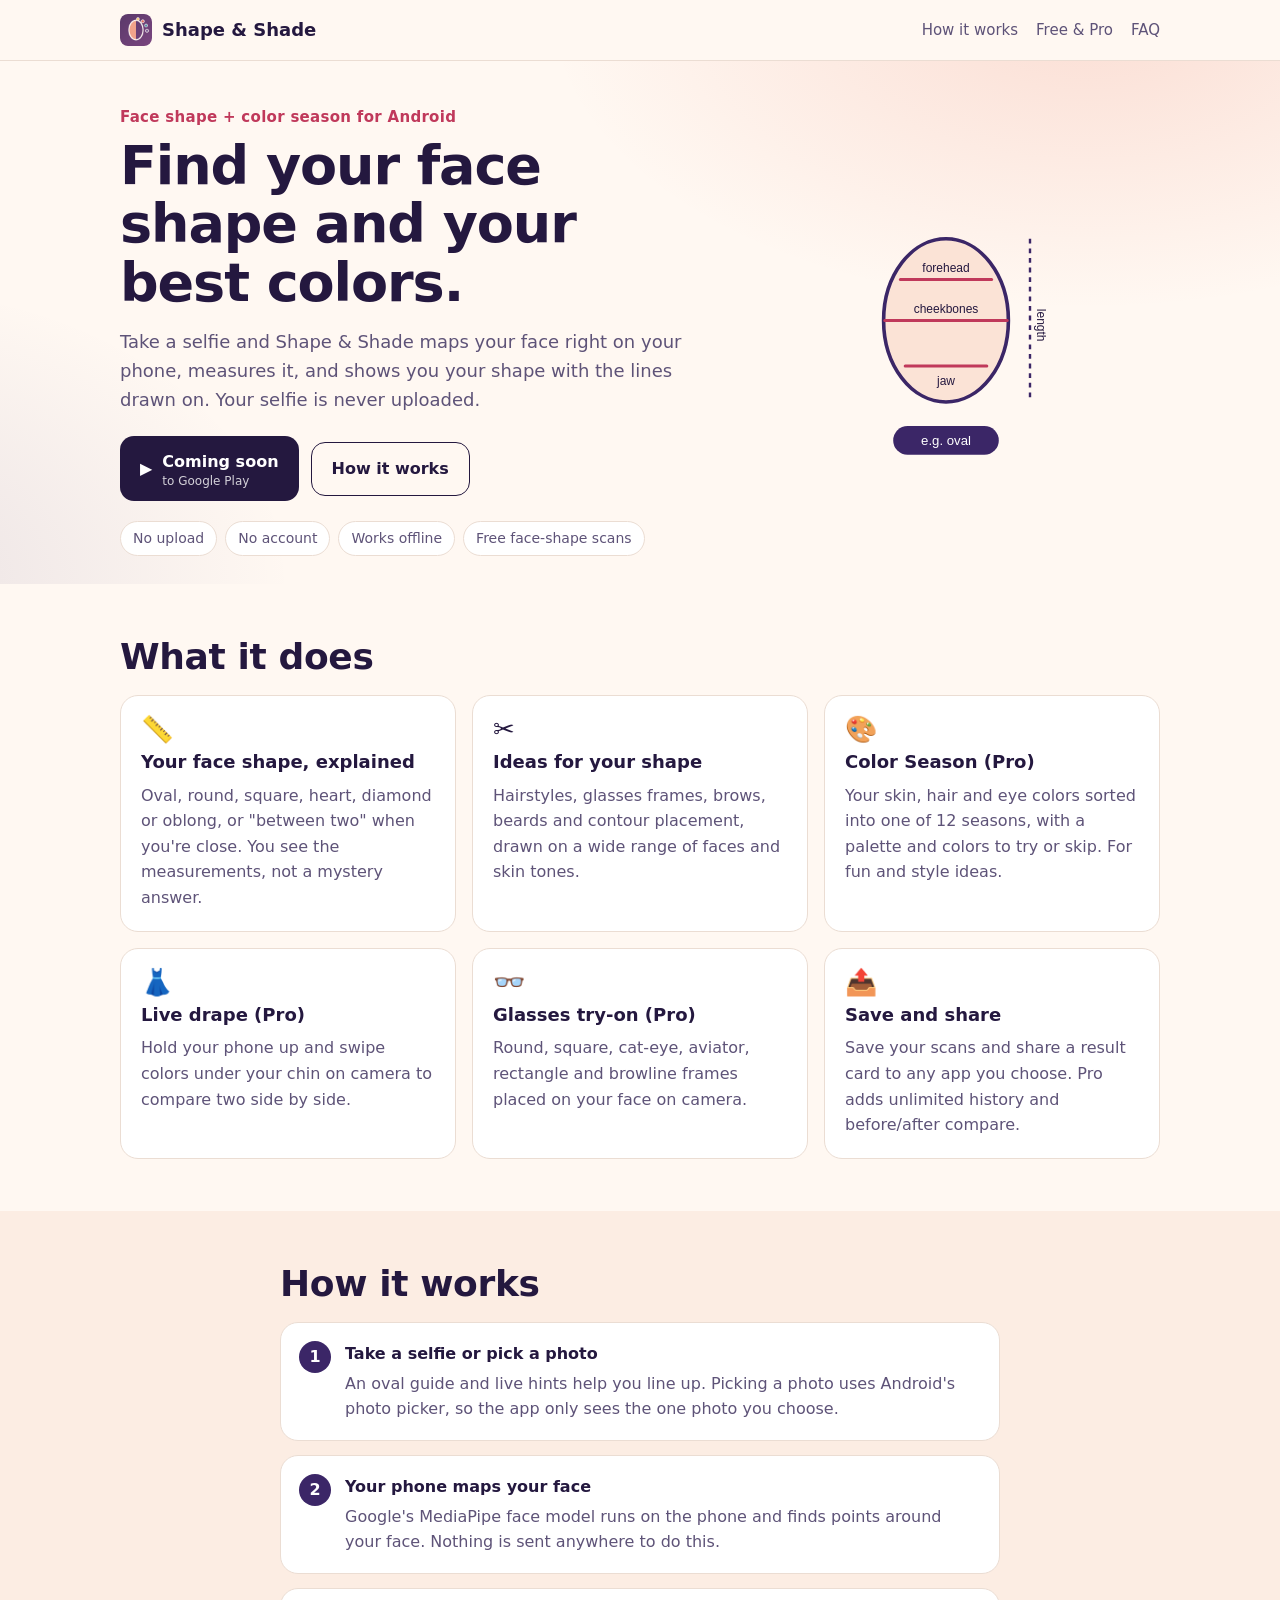
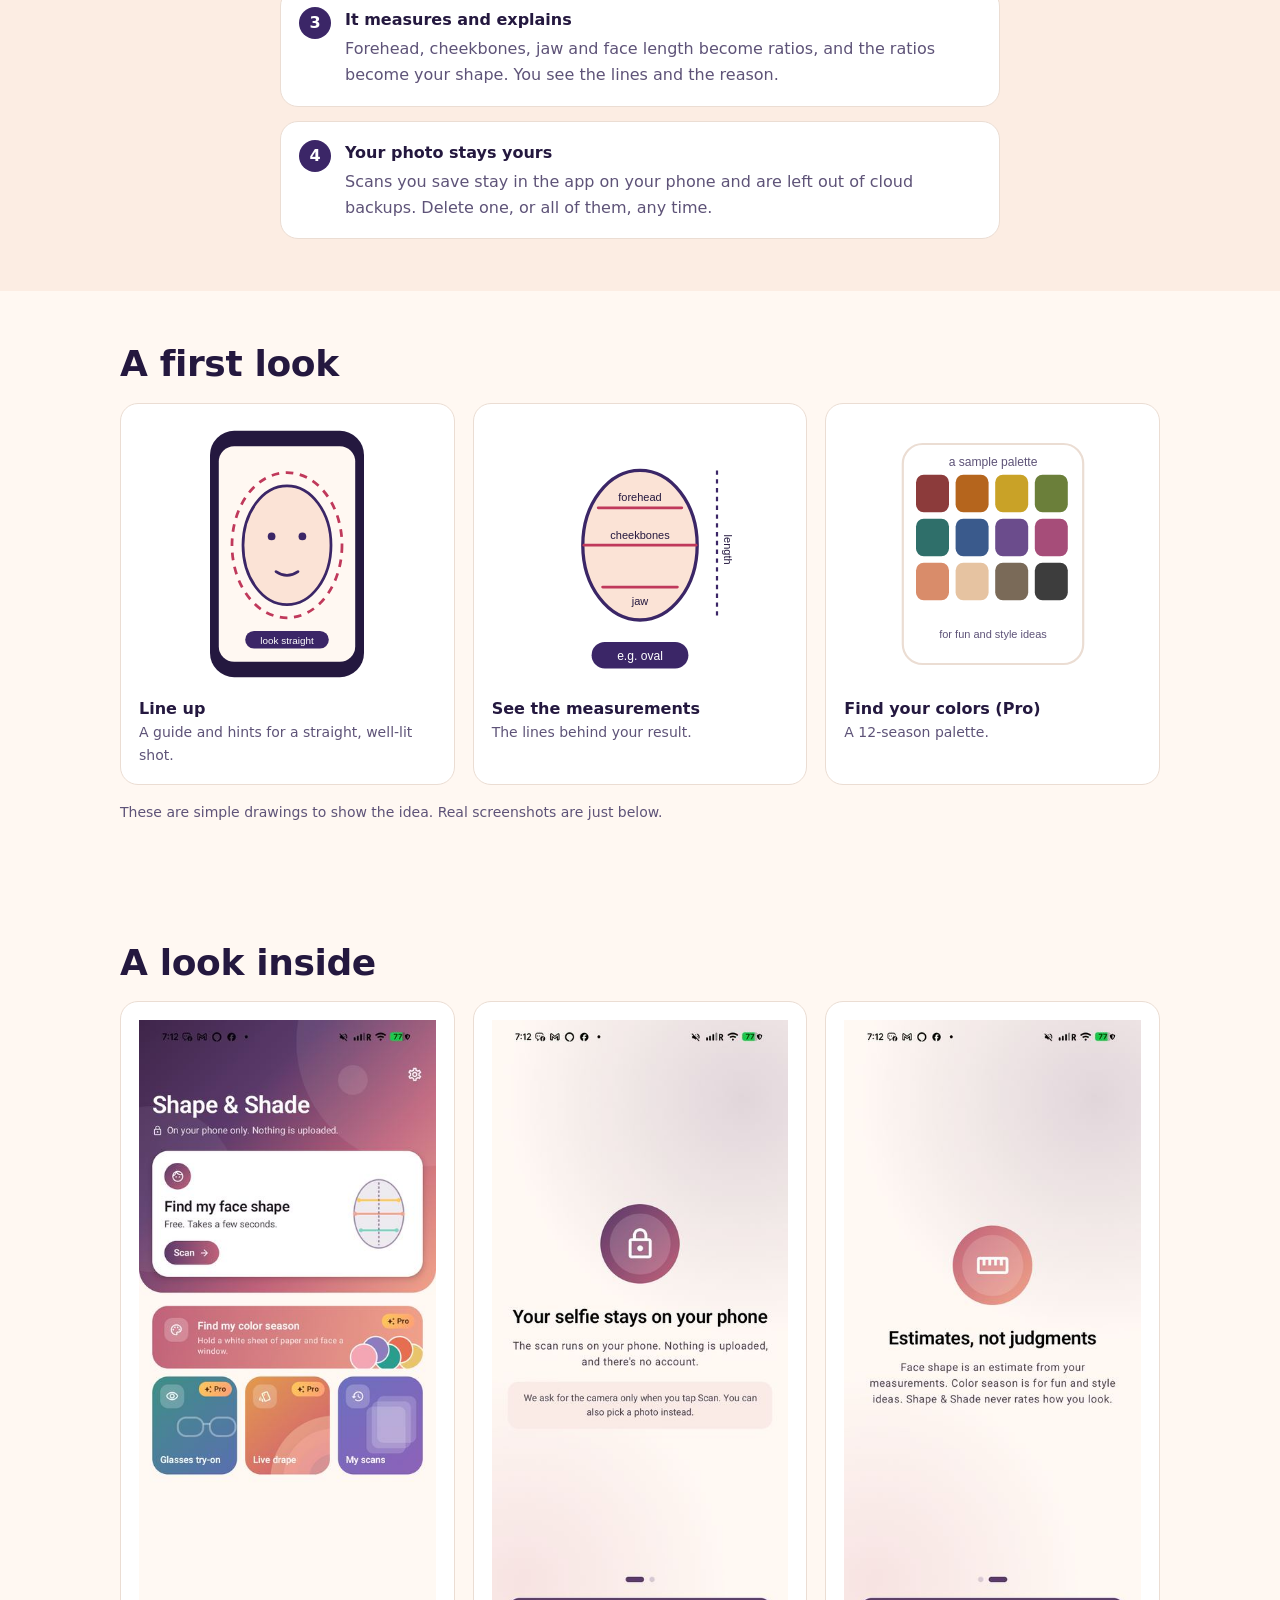
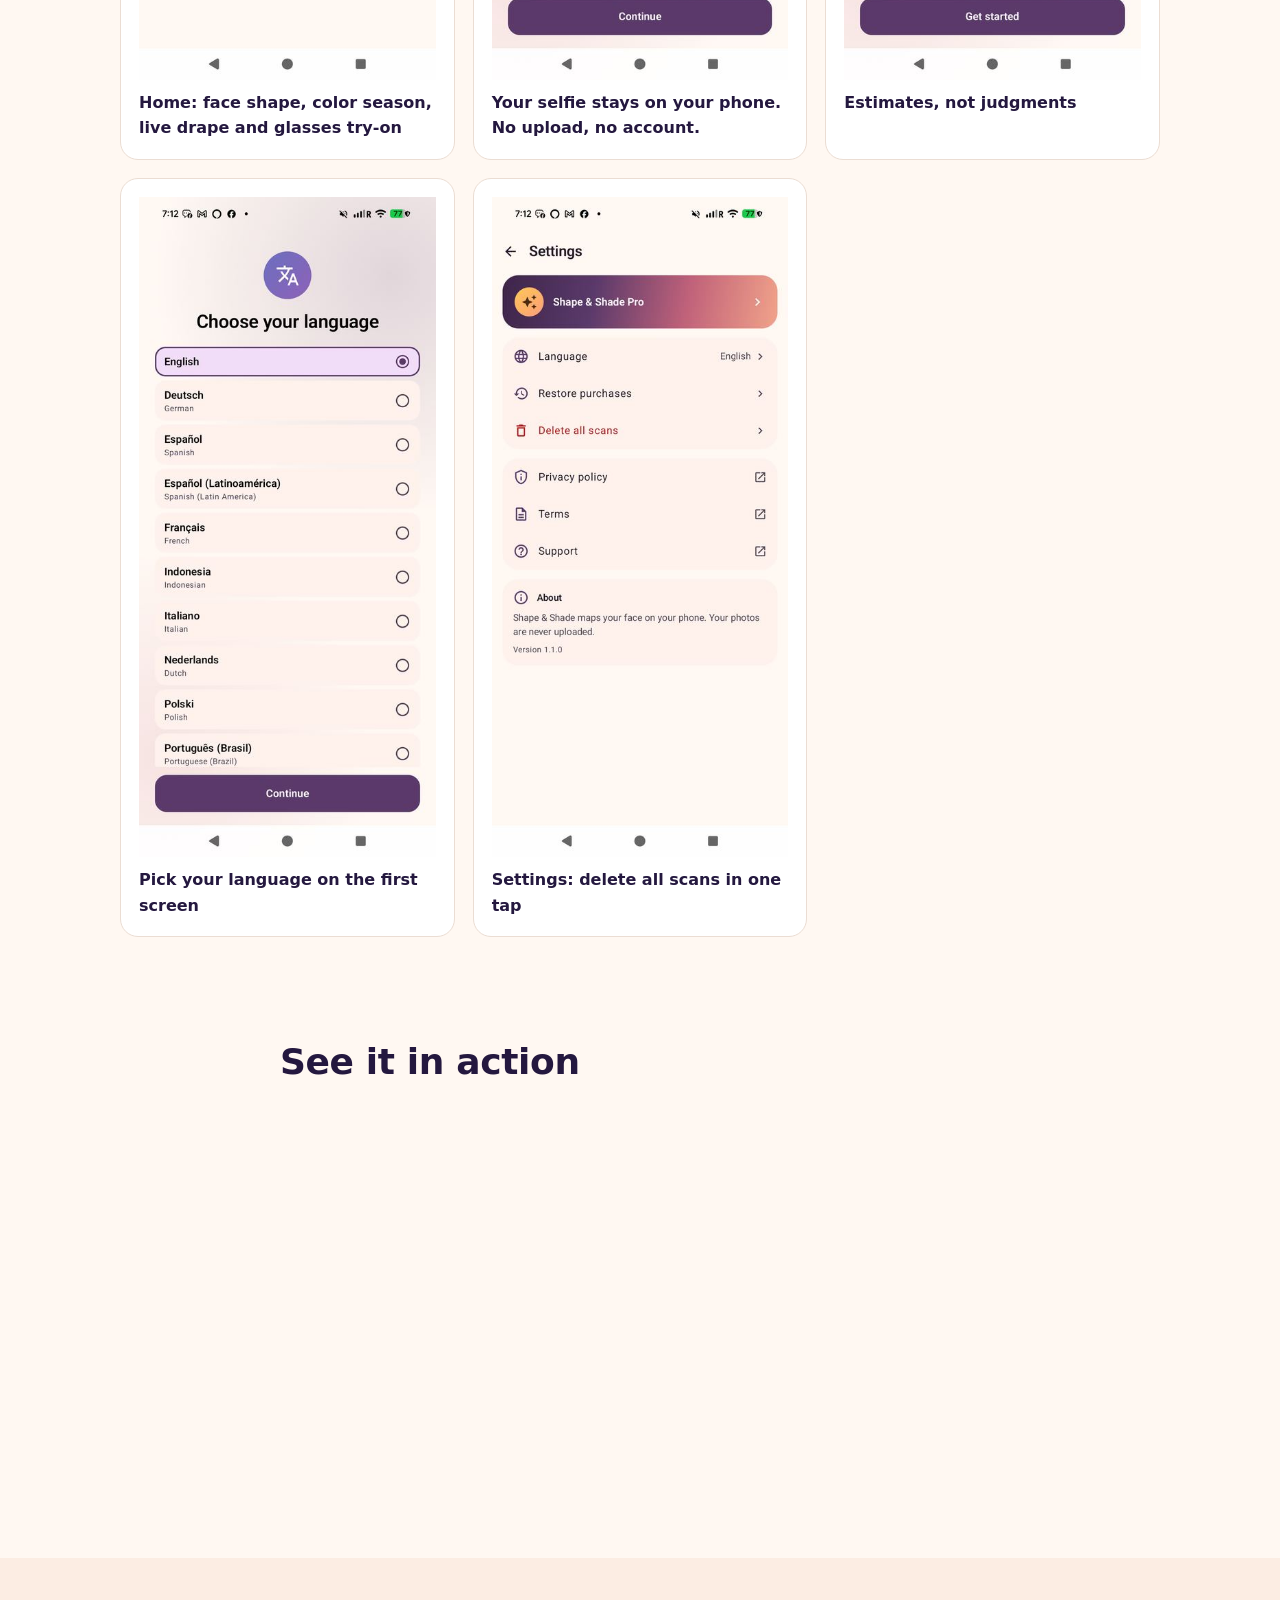
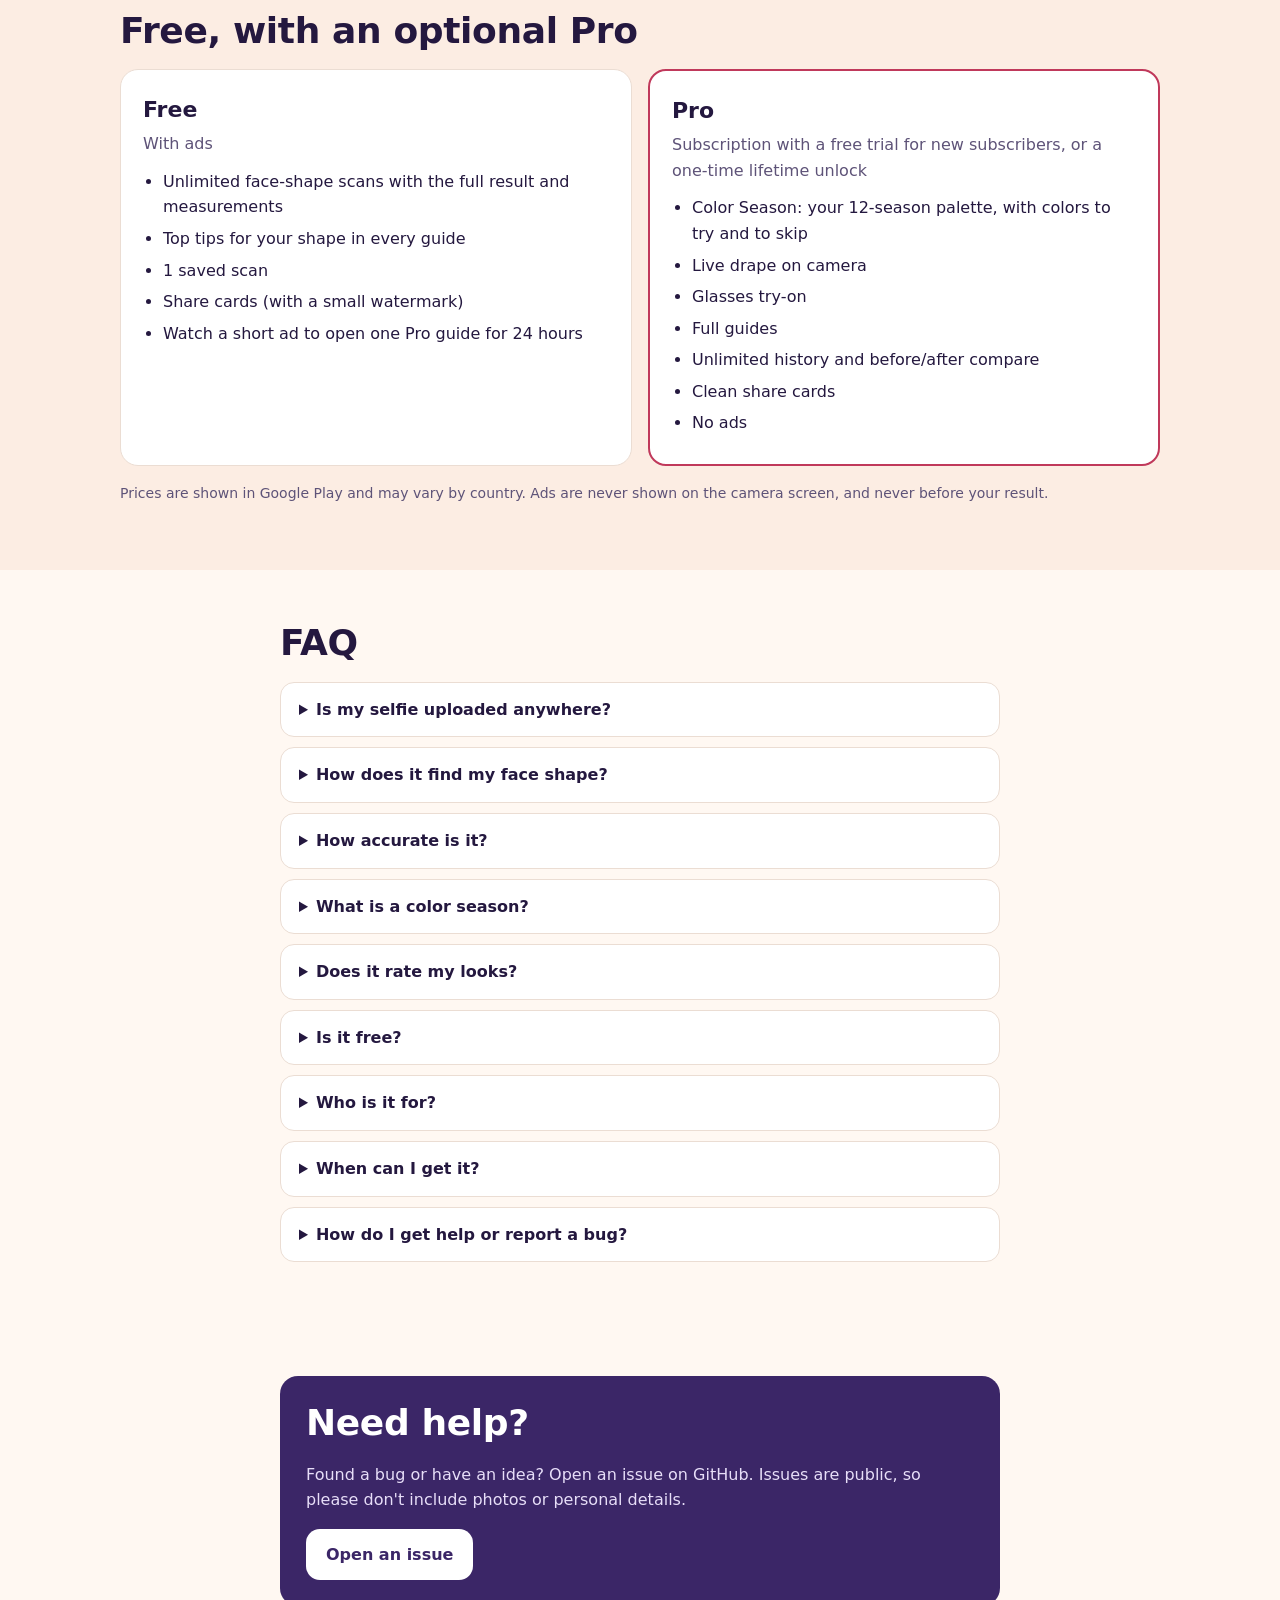
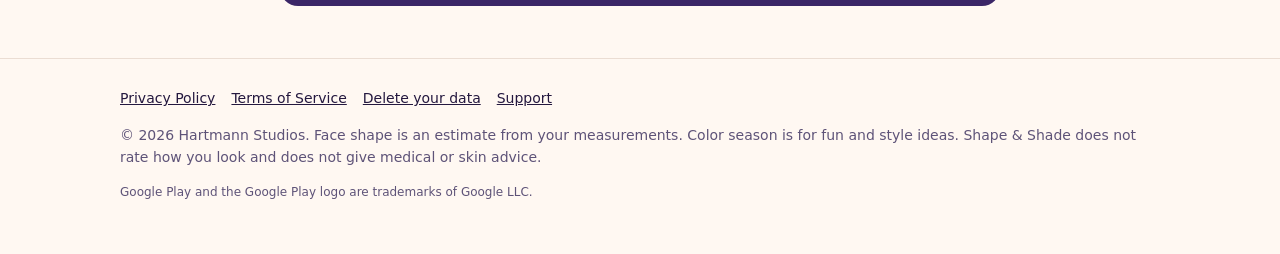
<file: index.html>
<!doctype html>
<html lang="en">
<head>
<meta charset="utf-8">
<meta name="viewport" content="width=device-width, initial-scale=1, viewport-fit=cover">
<title>Shape &amp; Shade: find your face shape and best colors</title>
<meta name="description" content="Find your face shape and color season from a selfie. The scan runs on your phone and your selfie is never uploaded. Coming soon to Google Play.">
<link rel="canonical" href="https://chartmann1590.github.io/shapeshade-site/">
<meta name="theme-color" content="#FFF8F2">
<meta property="og:type" content="website">
<meta property="og:site_name" content="Shape &amp; Shade">
<meta property="og:title" content="Shape &amp; Shade: find your face shape and best colors">
<meta property="og:description" content="Find your face shape and color season from a selfie. The scan runs on your phone and your selfie is never uploaded. Coming soon to Google Play.">
<meta property="og:url" content="https://chartmann1590.github.io/shapeshade-site/">
<meta property="og:image" content="https://chartmann1590.github.io/shapeshade-site/img/og.png">
<meta property="og:image:width" content="1200">
<meta property="og:image:height" content="630">
<meta property="og:image:alt" content="Shape &amp; Shade: face shape and color season, on your phone">
<meta name="twitter:card" content="summary_large_image">
<meta name="twitter:title" content="Shape &amp; Shade: find your face shape and best colors">
<meta name="twitter:description" content="Find your face shape and color season from a selfie. The scan runs on your phone and your selfie is never uploaded. Coming soon to Google Play.">
<meta name="twitter:image" content="https://chartmann1590.github.io/shapeshade-site/img/og.png">
<link rel="icon" type="image/png" sizes="32x32" href="https://chartmann1590.github.io/shapeshade-site/img/icon-32.png">
<link rel="apple-touch-icon" href="https://chartmann1590.github.io/shapeshade-site/img/icon-180.png">
<link rel="stylesheet" href="https://chartmann1590.github.io/shapeshade-site/style.css">

</head>
<body>
<header class="top"><div class="wrap nav">
<a class="brand" href="https://chartmann1590.github.io/shapeshade-site/"><img src="https://chartmann1590.github.io/shapeshade-site/img/icon-192.png" alt="" width="32" height="32"><span>Shape &amp; Shade</span></a>
<nav><a class="hide-sm" href="https://chartmann1590.github.io/shapeshade-site/#how">How it works</a><a class="hide-sm" href="https://chartmann1590.github.io/shapeshade-site/#pro">Free &amp; Pro</a><a href="https://chartmann1590.github.io/shapeshade-site/#faq">FAQ</a></nav>
</div></header>
<main>

<section class="hero"><div class="wrap hero-grid">
<div class="hero-copy">
<p class="eyebrow">Face shape + color season for Android</p>
<h1>Find your face shape and your best colors.</h1>
<p class="lead">Take a selfie and Shape &amp; Shade maps your face right on your phone, measures it, and shows you your shape with the lines drawn on. Your selfie is never uploaded.</p>
<div class="cta"><span class="btn soon" role="note" aria-label="Coming soon to Google Play">&#9654;<span>Coming soon<small>to Google Play</small></span></span><a class="btn ghost" href="#how">How it works</a></div>
<ul class="pills"><li>No upload</li><li>No account</li><li>Works offline</li><li>Free face-shape scans</li></ul>
</div>
<div class="hero-art"><svg viewBox="0 0 200 240" role="img" aria-label="Drawing: a face with measurement lines across forehead, cheekbones and jaw, and a line for face length">
<ellipse cx="100" cy="112" rx="52" ry="68" fill="#FBE3D6" stroke="#3B2667" stroke-width="3"/>
<g stroke="#C0395B" stroke-width="2.5" stroke-linecap="round"><line x1="62" y1="78" x2="138" y2="78"/><line x1="49" y1="112" x2="151" y2="112"/><line x1="66" y1="150" x2="134" y2="150"/></g>
<line x1="170" y1="44" x2="170" y2="180" stroke="#3B2667" stroke-width="2" stroke-dasharray="4 4"/>
<g font-family="sans-serif" font-size="10" fill="#24183F"><text x="100" y="72" text-anchor="middle">forehead</text><text x="100" y="106" text-anchor="middle">cheekbones</text><text x="100" y="166" text-anchor="middle">jaw</text><text x="176" y="116" transform="rotate(90 176 116)" text-anchor="middle">length</text></g>
<rect x="56" y="200" width="88" height="24" rx="12" fill="#3B2667"/><text x="100" y="216" font-size="11" fill="#fff" text-anchor="middle" font-family="sans-serif">e.g. oval</text>
</svg></div>
</div></section>

<section class="sec" id="what"><div class="wrap">
<h2>What it does</h2>
<div class="grid three">
<div class="card"><div class="ic">&#128207;</div><h3>Your face shape, explained</h3><p>Oval, round, square, heart, diamond or oblong, or "between two" when you're close. You see the measurements, not a mystery answer.</p></div>
<div class="card"><div class="ic">&#9986;&#65039;</div><h3>Ideas for your shape</h3><p>Hairstyles, glasses frames, brows, beards and contour placement, drawn on a wide range of faces and skin tones.</p></div>
<div class="card"><div class="ic">&#127912;</div><h3>Color Season (Pro)</h3><p>Your skin, hair and eye colors sorted into one of 12 seasons, with a palette and colors to try or skip. For fun and style ideas.</p></div>
<div class="card"><div class="ic">&#128087;</div><h3>Live drape (Pro)</h3><p>Hold your phone up and swipe colors under your chin on camera to compare two side by side.</p></div>
<div class="card"><div class="ic">&#128083;</div><h3>Glasses try-on (Pro)</h3><p>Round, square, cat-eye, aviator, rectangle and browline frames placed on your face on camera.</p></div>
<div class="card"><div class="ic">&#128228;</div><h3>Save and share</h3><p>Save your scans and share a result card to any app you choose. Pro adds unlimited history and before/after compare.</p></div>
</div>
</div></section>

<section class="sec alt" id="how"><div class="wrap narrow">
<h2>How it works</h2>
<ol class="steps">
<li><strong>Take a selfie or pick a photo</strong><p>An oval guide and live hints help you line up. Picking a photo uses Android's photo picker, so the app only sees the one photo you choose.</p></li>
<li><strong>Your phone maps your face</strong><p>Google's MediaPipe face model runs on the phone and finds points around your face. Nothing is sent anywhere to do this.</p></li>
<li><strong>It measures and explains</strong><p>Forehead, cheekbones, jaw and face length become ratios, and the ratios become your shape. You see the lines and the reason.</p></li>
<li><strong>Your photo stays yours</strong><p>Scans you save stay in the app on your phone and are left out of cloud backups. Delete one, or all of them, any time.</p></li>
</ol>
</div></section>

<section class="sec" id="looks"><div class="wrap">
<h2>A first look</h2>
<div class="ills">
<figure><svg viewBox="0 0 200 240" role="img" aria-label="Drawing: a phone camera with an oval guide around a face">
<rect x="30" y="8" width="140" height="224" rx="22" fill="#24183F"/><rect x="38" y="22" width="124" height="196" rx="14" fill="#FFF8F2"/>
<ellipse cx="100" cy="112" rx="40" ry="54" fill="#FBE3D6" stroke="#3B2667" stroke-width="2.5"/>
<ellipse cx="100" cy="112" rx="50" ry="66" fill="none" stroke="#C0395B" stroke-width="2.5" stroke-dasharray="7 6"/>
<circle cx="86" cy="104" r="3.5" fill="#3B2667"/><circle cx="114" cy="104" r="3.5" fill="#3B2667"/><path d="M90 136 q10 7 20 0" stroke="#3B2667" stroke-width="2.5" fill="none" stroke-linecap="round"/>
<rect x="62" y="190" width="76" height="16" rx="8" fill="#3B2667"/><text x="100" y="202" font-size="9" fill="#fff" text-anchor="middle" font-family="sans-serif">look straight</text>
</svg><figcaption>Line up<span>A guide and hints for a straight, well-lit shot.</span></figcaption></figure>
<figure><svg viewBox="0 0 200 240" role="img" aria-label="Drawing: a face with measurement lines across forehead, cheekbones and jaw, and a line for face length">
<ellipse cx="100" cy="112" rx="52" ry="68" fill="#FBE3D6" stroke="#3B2667" stroke-width="3"/>
<g stroke="#C0395B" stroke-width="2.5" stroke-linecap="round"><line x1="62" y1="78" x2="138" y2="78"/><line x1="49" y1="112" x2="151" y2="112"/><line x1="66" y1="150" x2="134" y2="150"/></g>
<line x1="170" y1="44" x2="170" y2="180" stroke="#3B2667" stroke-width="2" stroke-dasharray="4 4"/>
<g font-family="sans-serif" font-size="10" fill="#24183F"><text x="100" y="72" text-anchor="middle">forehead</text><text x="100" y="106" text-anchor="middle">cheekbones</text><text x="100" y="166" text-anchor="middle">jaw</text><text x="176" y="116" transform="rotate(90 176 116)" text-anchor="middle">length</text></g>
<rect x="56" y="200" width="88" height="24" rx="12" fill="#3B2667"/><text x="100" y="216" font-size="11" fill="#fff" text-anchor="middle" font-family="sans-serif">e.g. oval</text>
</svg><figcaption>See the measurements<span>The lines behind your result.</span></figcaption></figure>
<figure><svg viewBox="0 0 200 240" role="img" aria-label="Drawing: a grid of twelve color swatches">
<rect x="18" y="20" width="164" height="200" rx="18" fill="#fff" stroke="#EBDDD3" stroke-width="2"/>
<text x="100" y="40" font-size="11" text-anchor="middle" fill="#5E5378" font-family="sans-serif">a sample palette</text>
<rect x="30" y="48" width="30" height="34" rx="7" fill="#8C3B3B"/><rect x="66" y="48" width="30" height="34" rx="7" fill="#B5651D"/><rect x="102" y="48" width="30" height="34" rx="7" fill="#C9A227"/><rect x="138" y="48" width="30" height="34" rx="7" fill="#6B7F3A"/><rect x="30" y="88" width="30" height="34" rx="7" fill="#2F6F6A"/><rect x="66" y="88" width="30" height="34" rx="7" fill="#3A5A8C"/><rect x="102" y="88" width="30" height="34" rx="7" fill="#6B4C8C"/><rect x="138" y="88" width="30" height="34" rx="7" fill="#A64D79"/><rect x="30" y="128" width="30" height="34" rx="7" fill="#D98C6A"/><rect x="66" y="128" width="30" height="34" rx="7" fill="#E6C3A1"/><rect x="102" y="128" width="30" height="34" rx="7" fill="#7A6A58"/><rect x="138" y="128" width="30" height="34" rx="7" fill="#3D3D3D"/><text x="100" y="196" font-size="10" text-anchor="middle" fill="#5E5378" font-family="sans-serif">for fun and style ideas</text>
</svg><figcaption>Find your colors (Pro)<span>A 12-season palette.</span></figcaption></figure>
</div>
<p class="fine">These are simple drawings to show the idea. Real screenshots are just below.</p>
</div></section>
<section class="sec" id="screenshots"><div class="wrap"><h2>A look inside</h2><div class="ills"><figure><img src="https://chartmann1590.github.io/shapeshade-site/img/shot-1.jpg" alt="Home: face shape, color season, live drape and glasses try-on" loading="lazy"><figcaption>Home: face shape, color season, live drape and glasses try-on</figcaption></figure><figure><img src="https://chartmann1590.github.io/shapeshade-site/img/shot-2.jpg" alt="Your selfie stays on your phone. No upload, no account." loading="lazy"><figcaption>Your selfie stays on your phone. No upload, no account.</figcaption></figure><figure><img src="https://chartmann1590.github.io/shapeshade-site/img/shot-3.jpg" alt="Estimates, not judgments" loading="lazy"><figcaption>Estimates, not judgments</figcaption></figure><figure><img src="https://chartmann1590.github.io/shapeshade-site/img/shot-4.jpg" alt="Pick your language on the first screen" loading="lazy"><figcaption>Pick your language on the first screen</figcaption></figure><figure><img src="https://chartmann1590.github.io/shapeshade-site/img/shot-5.jpg" alt="Settings: delete all scans in one tap" loading="lazy"><figcaption>Settings: delete all scans in one tap</figcaption></figure></div></div></section><section class="sec" id="video"><div class="wrap narrow">
<h2>See it in action</h2>
<div style="position:relative;padding-top:56.25%;border-radius:18px;overflow:hidden"><iframe style="position:absolute;inset:0;width:100%;height:100%;border:0" src="https://www.youtube-nocookie.com/embed/fcKa32xkeQc" title="Shape &amp; Shade promo video" loading="lazy" allow="accelerometer; encrypted-media; gyroscope; picture-in-picture; fullscreen" allowfullscreen></iframe></div>
</div></section>
<section class="sec alt" id="pro"><div class="wrap">
<h2>Free, with an optional Pro</h2>
<div class="plans">
<div class="plan"><h3>Free</h3><p class="sub">With ads</p><ul>
<li>Unlimited face-shape scans with the full result and measurements</li>
<li>Top tips for your shape in every guide</li>
<li>1 saved scan</li>
<li>Share cards (with a small watermark)</li>
<li>Watch a short ad to open one Pro guide for 24 hours</li>
</ul></div>
<div class="plan pro"><h3>Pro</h3><p class="sub">Subscription with a free trial for new subscribers, or a one-time lifetime unlock</p><ul>
<li>Color Season: your 12-season palette, with colors to try and to skip</li>
<li>Live drape on camera</li>
<li>Glasses try-on</li>
<li>Full guides</li>
<li>Unlimited history and before/after compare</li>
<li>Clean share cards</li>
<li>No ads</li>
</ul></div>
</div>
<p class="fine">Prices are shown in Google Play and may vary by country. Ads are never shown on the camera screen, and never before your result.</p>
</div></section>

<section class="sec" id="faq"><div class="wrap narrow faq">
<h2>FAQ</h2>
<details><summary>Is my selfie uploaded anywhere?</summary><p>No. The face mapping runs on your phone with Google's MediaPipe, and the photo is never sent to us or to anyone else. There is no account and no server. The scan even works in airplane mode.</p></details><details><summary>How does it find my face shape?</summary><p>It maps points on your face, then measures your forehead, cheekbone and jaw width and your face length. The shape comes from those ratios, and the lines are drawn on your photo so you can see why. When you sit between two shapes, it says so.</p></details><details><summary>How accurate is it?</summary><p>It's an estimate from measurements, not a verdict. Good light, a straight-on angle and hair pulled back give the most consistent result. Glasses, hats, beards and tilted photos can shift it.</p></details><details><summary>What is a color season?</summary><p>A popular way to group colors that tend to suit you, based on your skin, hair and eye colors: warm or cool, light or deep, soft or bright. Shape &amp; Shade gives one of 12 seasons with a palette. It's for fun and style ideas, and works best in daylight.</p></details><details><summary>Does it rate my looks?</summary><p>No. There are no beauty scores, no attractiveness ratings, and no guesses about age, ethnicity or gender. It measures shape and samples colors, that's it.</p></details><details><summary>Is it free?</summary><p>Yes. Face-shape scans with the full result are free and unlimited, with ads. Pro is optional and adds Color Season, live drape, glasses try-on, full guides, unlimited history and no ads. Prices are shown in Google Play.</p></details><details><summary>Who is it for?</summary><p>Teens and adults who want ideas for haircuts, glasses, brows, beards or what colors to wear. It's meant for ages 16 and up and is not made for children.</p></details><details><summary>When can I get it?</summary><p>It's coming soon to Google Play for Android. This page will link straight to the listing when it's live.</p></details><details><summary>How do I get help or report a bug?</summary><p>Open an issue on <a href="https://github.com/chartmann1590/shapeshade-site/issues/new">GitHub</a>. Issues are public, so please don't post photos or personal information.</p></details>
</div></section>

<section class="sec" id="support"><div class="wrap narrow">
<div class="support"><h2>Need help?</h2><p>Found a bug or have an idea? Open an issue on GitHub. Issues are public, so please don't include photos or personal details.</p>
<a class="btn" href="https://github.com/chartmann1590/shapeshade-site/issues/new">Open an issue</a></div>
</div></section>
<script type="application/ld+json">{"@context": "https://schema.org", "@type": "SoftwareApplication", "name": "Shape & Shade: Face Shape", "operatingSystem": "Android", "applicationCategory": "LifestyleApplication", "url": "https://chartmann1590.github.io/shapeshade-site/", "author": {"@type": "Organization", "name": "Hartmann Studios", "url": "https://chartmann1590.github.io/shapeshade-site/"}, "description": "Find your face shape and your color season from a selfie. The scan runs on your phone and your selfie is never uploaded."}</script>

</main>
<footer class="foot"><div class="wrap">
<div class="foot-links"><a href="https://chartmann1590.github.io/shapeshade-site/privacy/">Privacy Policy</a><a href="https://chartmann1590.github.io/shapeshade-site/terms/">Terms of Service</a><a href="https://chartmann1590.github.io/shapeshade-site/delete/">Delete your data</a><a href="https://github.com/chartmann1590/shapeshade-site/issues/new">Support</a></div>
<p>&copy; 2026 Hartmann Studios. Face shape is an estimate from your measurements. Color season is for fun and style ideas. Shape &amp; Shade does not rate how you look and does not give medical or skin advice.</p>
<p class="tm">Google Play and the Google Play logo are trademarks of Google LLC.</p>
</div></footer>
</body>
</html>
</file>
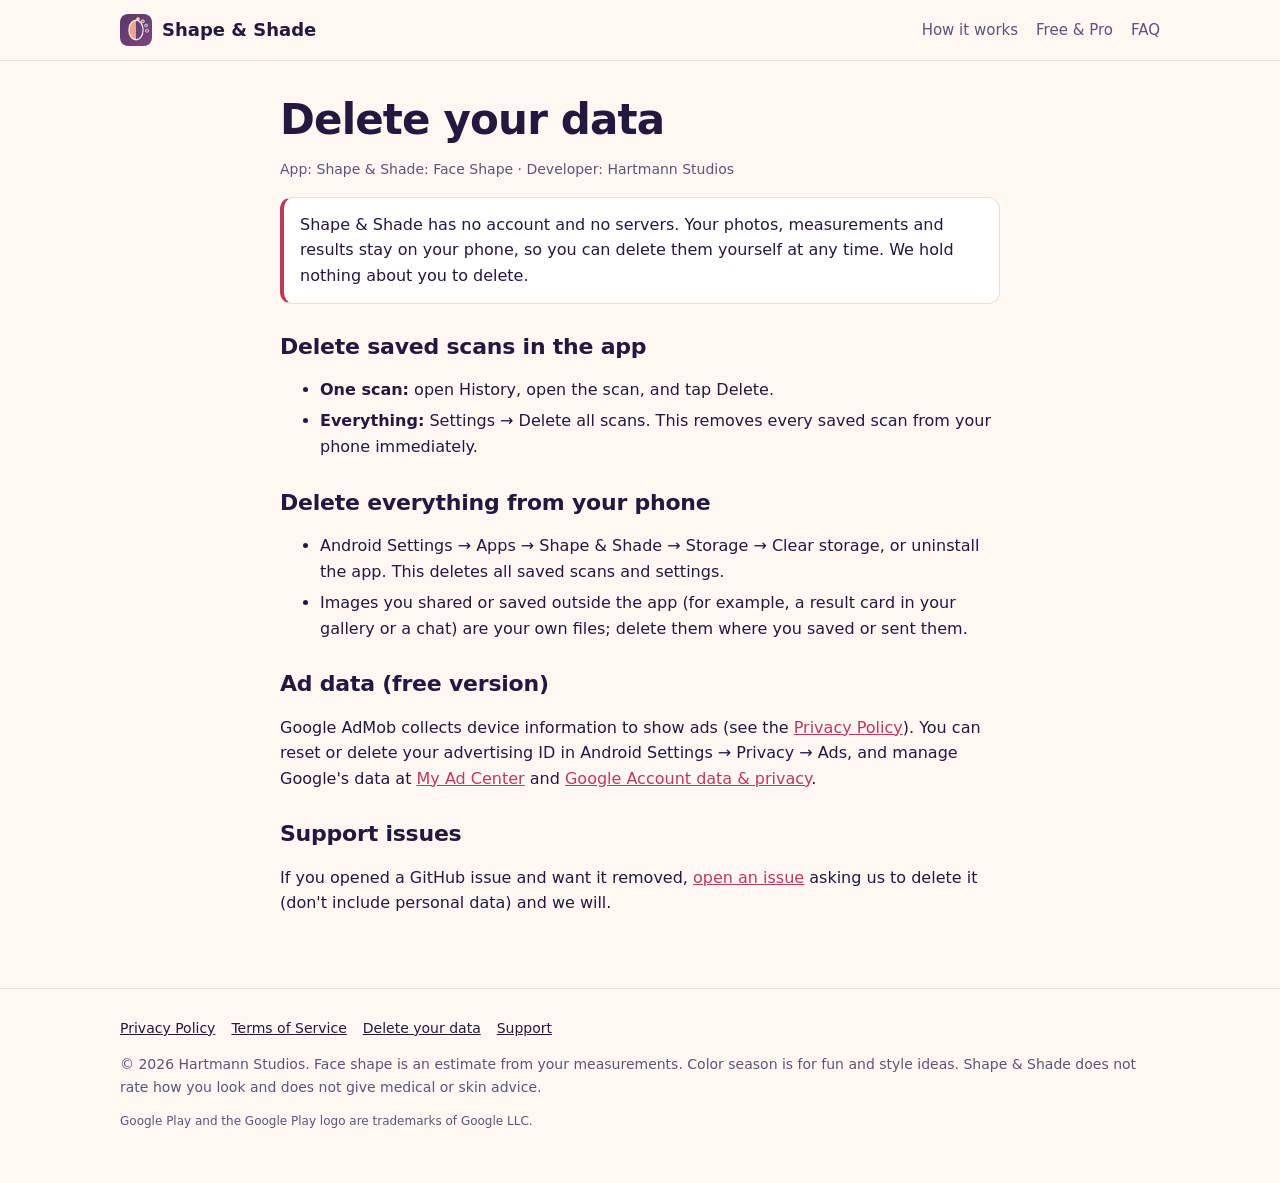
<file: delete/index.html>
<!doctype html>
<html lang="en">
<head>
<meta charset="utf-8">
<meta name="viewport" content="width=device-width, initial-scale=1, viewport-fit=cover">
<title>Delete your data | Shape &amp; Shade</title>
<meta name="description" content="How to delete your Shape &amp; Shade data. No account; everything stays on your phone.">
<link rel="canonical" href="https://chartmann1590.github.io/shapeshade-site/delete/">
<meta name="theme-color" content="#FFF8F2">
<meta property="og:type" content="website">
<meta property="og:site_name" content="Shape &amp; Shade">
<meta property="og:title" content="Delete your data | Shape &amp; Shade">
<meta property="og:description" content="How to delete your Shape &amp; Shade data. No account; everything stays on your phone.">
<meta property="og:url" content="https://chartmann1590.github.io/shapeshade-site/delete/">
<meta property="og:image" content="https://chartmann1590.github.io/shapeshade-site/img/og.png">
<meta property="og:image:width" content="1200">
<meta property="og:image:height" content="630">
<meta property="og:image:alt" content="Shape &amp; Shade: face shape and color season, on your phone">
<meta name="twitter:card" content="summary_large_image">
<meta name="twitter:title" content="Delete your data | Shape &amp; Shade">
<meta name="twitter:description" content="How to delete your Shape &amp; Shade data. No account; everything stays on your phone.">
<meta name="twitter:image" content="https://chartmann1590.github.io/shapeshade-site/img/og.png">
<link rel="icon" type="image/png" sizes="32x32" href="https://chartmann1590.github.io/shapeshade-site/img/icon-32.png">
<link rel="apple-touch-icon" href="https://chartmann1590.github.io/shapeshade-site/img/icon-180.png">
<link rel="stylesheet" href="https://chartmann1590.github.io/shapeshade-site/style.css">

</head>
<body>
<header class="top"><div class="wrap nav">
<a class="brand" href="https://chartmann1590.github.io/shapeshade-site/"><img src="https://chartmann1590.github.io/shapeshade-site/img/icon-192.png" alt="" width="32" height="32"><span>Shape &amp; Shade</span></a>
<nav><a class="hide-sm" href="https://chartmann1590.github.io/shapeshade-site/#how">How it works</a><a class="hide-sm" href="https://chartmann1590.github.io/shapeshade-site/#pro">Free &amp; Pro</a><a href="https://chartmann1590.github.io/shapeshade-site/#faq">FAQ</a></nav>
</div></header>
<main>

<article class="doc wrap narrow">
<h1>Delete your data</h1>
<p class="meta">App: Shape &amp; Shade: Face Shape &middot; Developer: Hartmann Studios</p>
<div class="callout">Shape &amp; Shade has no account and no servers. Your photos, measurements and results stay on your phone, so you can delete them yourself at any time. We hold nothing about you to delete.</div>
<h2>Delete saved scans in the app</h2>
<ul>
<li><strong>One scan:</strong> open History, open the scan, and tap Delete.</li>
<li><strong>Everything:</strong> Settings &rarr; Delete all scans. This removes every saved scan from your phone immediately.</li>
</ul>
<h2>Delete everything from your phone</h2>
<ul>
<li>Android Settings &rarr; Apps &rarr; Shape &amp; Shade &rarr; Storage &rarr; Clear storage, or uninstall the app. This deletes all saved scans and settings.</li>
<li>Images you shared or saved outside the app (for example, a result card in your gallery or a chat) are your own files; delete them where you saved or sent them.</li>
</ul>
<h2>Ad data (free version)</h2>
<p>Google AdMob collects device information to show ads (see the <a href="https://chartmann1590.github.io/shapeshade-site/privacy/#ads">Privacy Policy</a>). You can reset or delete your advertising ID in Android Settings &rarr; Privacy &rarr; Ads, and manage Google's data at <a href="https://myadcenter.google.com/">My Ad Center</a> and <a href="https://myaccount.google.com/data-and-privacy">Google Account data &amp; privacy</a>.</p>
<h2>Support issues</h2>
<p>If you opened a GitHub issue and want it removed, <a href="https://github.com/chartmann1590/shapeshade-site/issues/new">open an issue</a> asking us to delete it (don't include personal data) and we will.</p>
</article>

</main>
<footer class="foot"><div class="wrap">
<div class="foot-links"><a href="https://chartmann1590.github.io/shapeshade-site/privacy/">Privacy Policy</a><a href="https://chartmann1590.github.io/shapeshade-site/terms/">Terms of Service</a><a href="https://chartmann1590.github.io/shapeshade-site/delete/">Delete your data</a><a href="https://github.com/chartmann1590/shapeshade-site/issues/new">Support</a></div>
<p>&copy; 2026 Hartmann Studios. Face shape is an estimate from your measurements. Color season is for fun and style ideas. Shape &amp; Shade does not rate how you look and does not give medical or skin advice.</p>
<p class="tm">Google Play and the Google Play logo are trademarks of Google LLC.</p>
</div></footer>
</body>
</html>
</file>
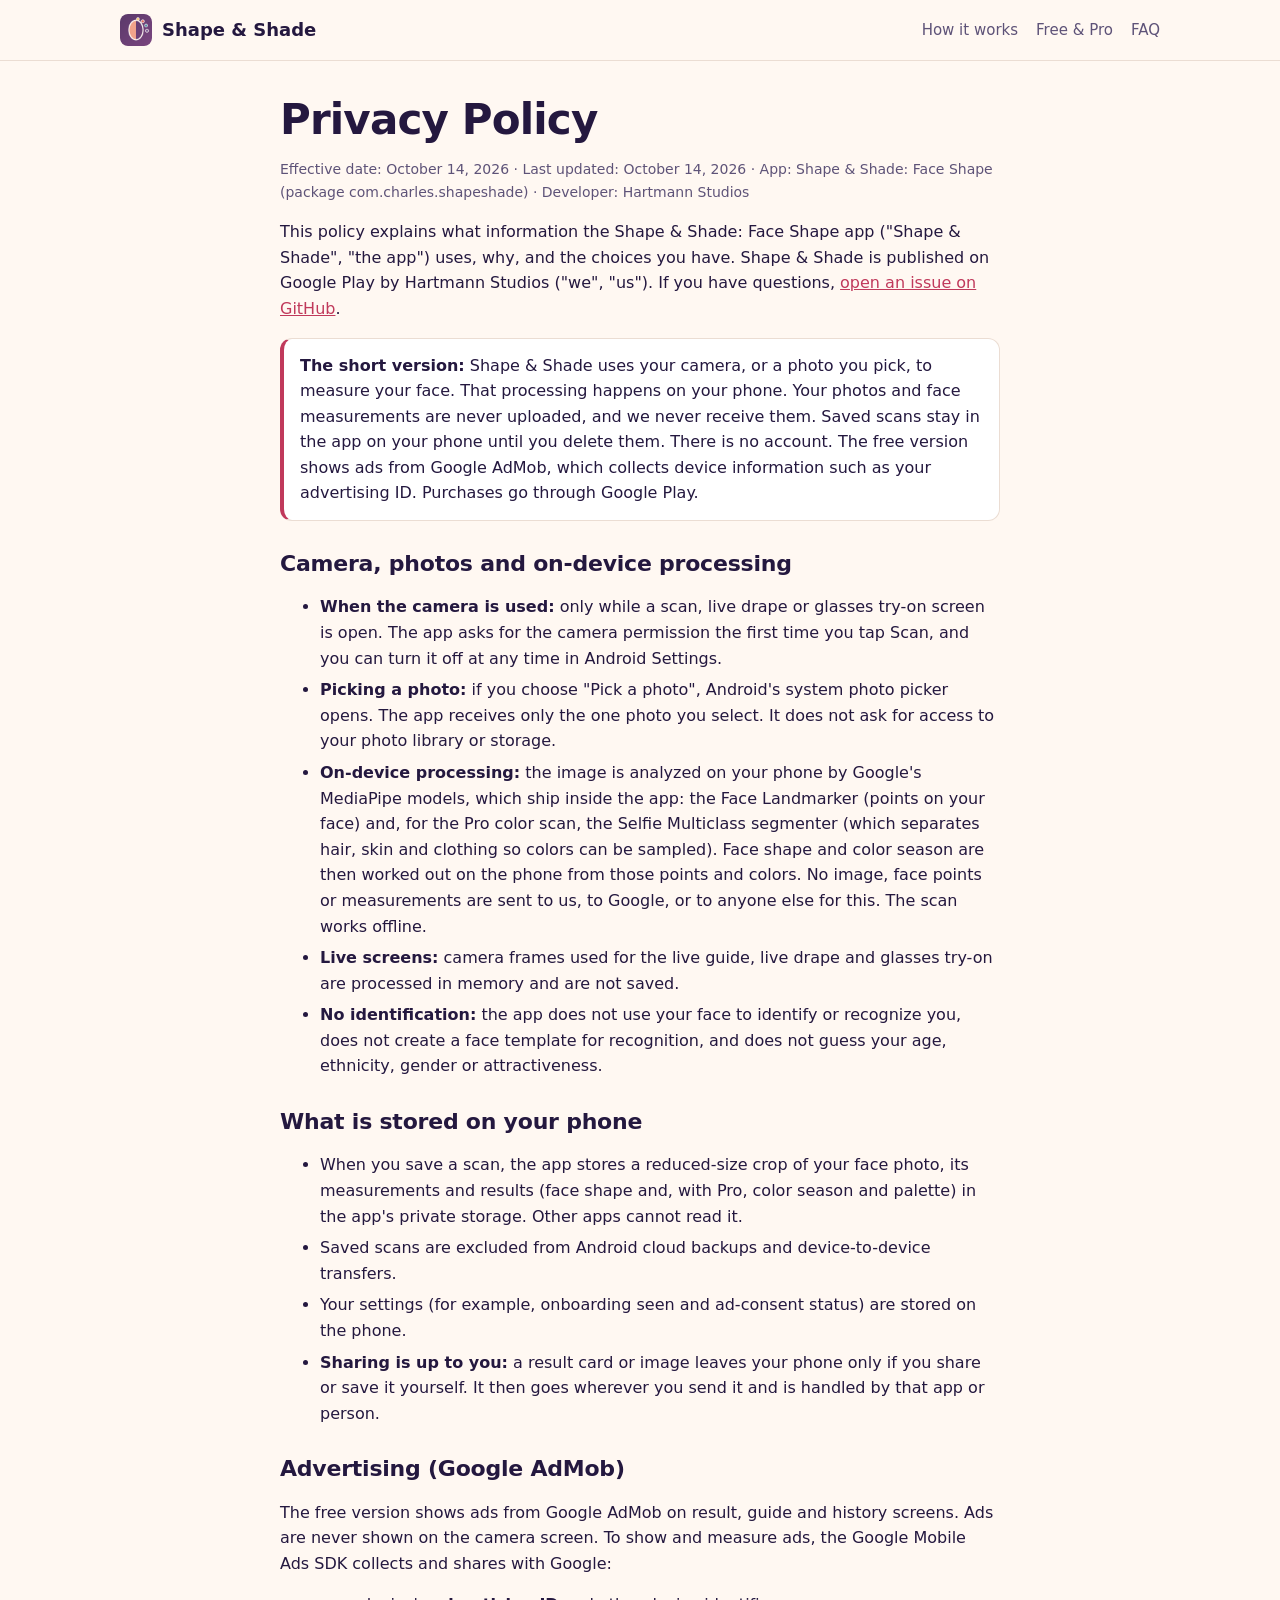
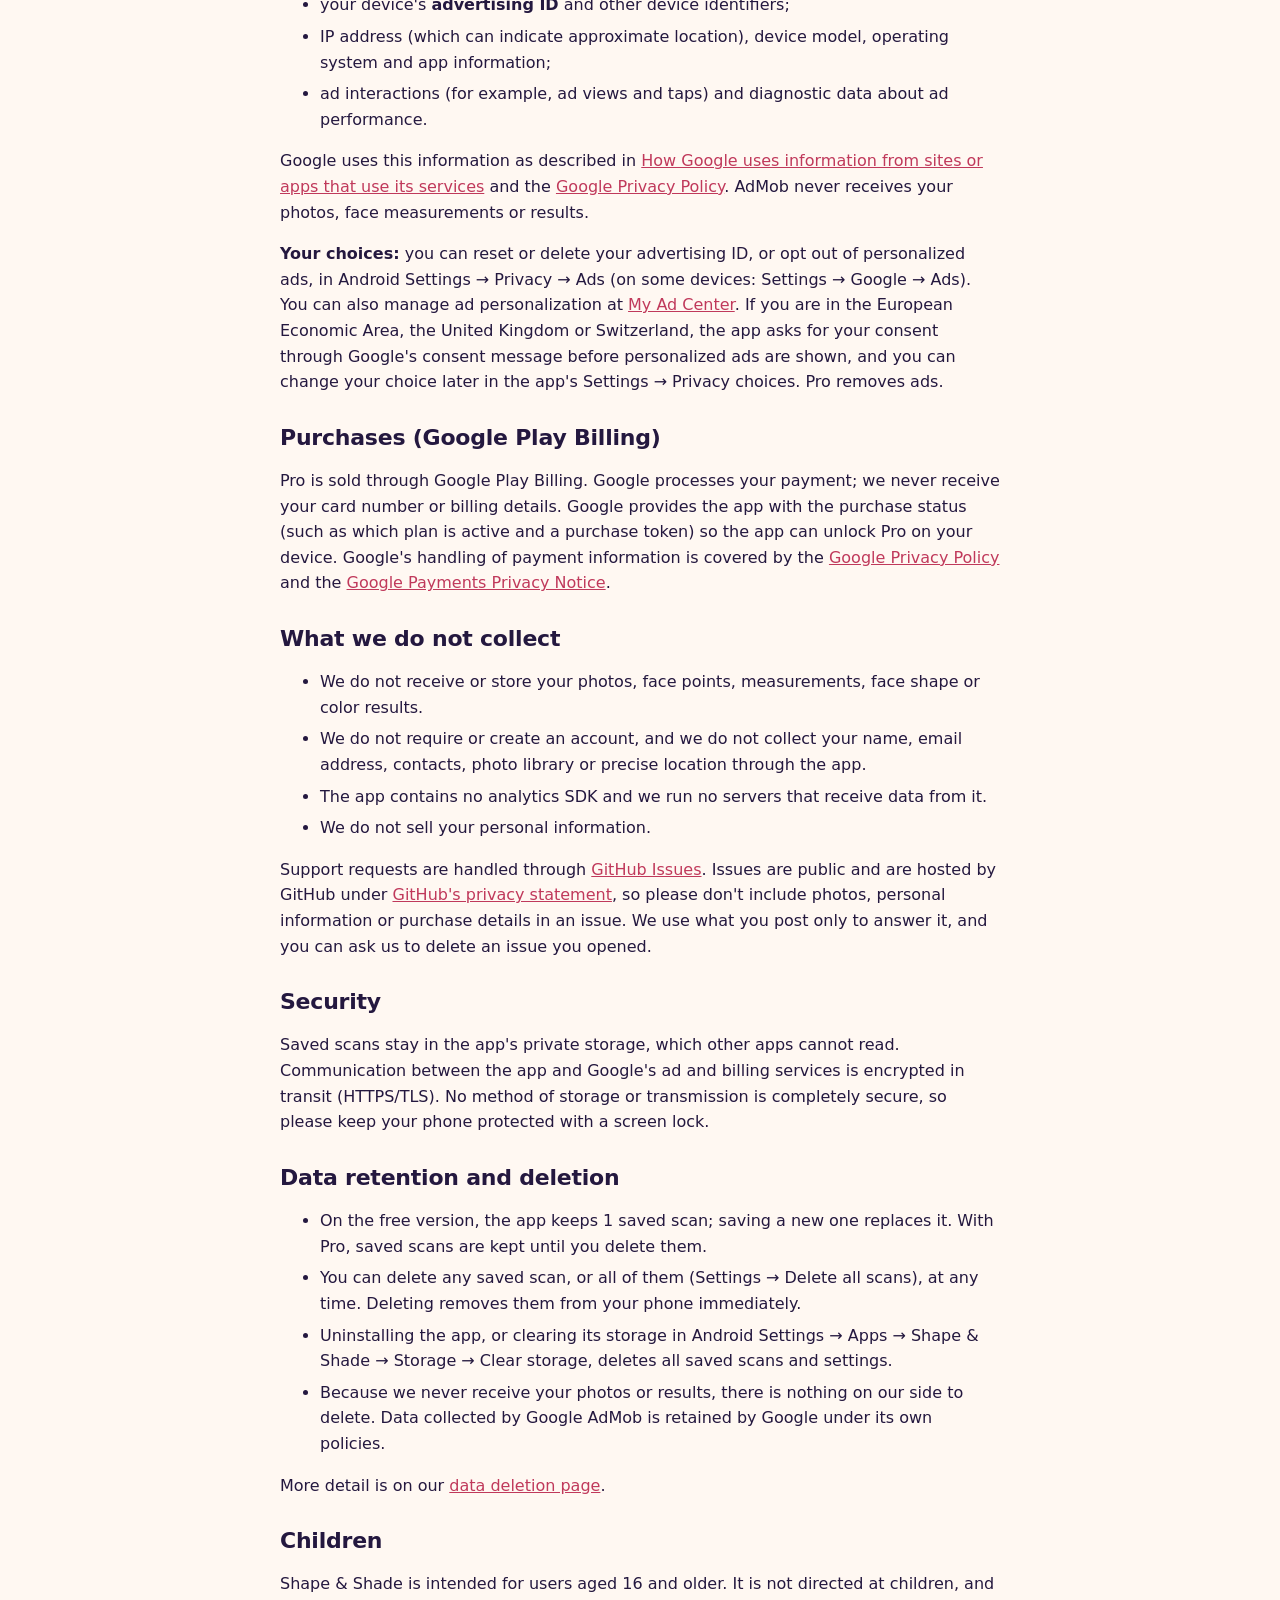
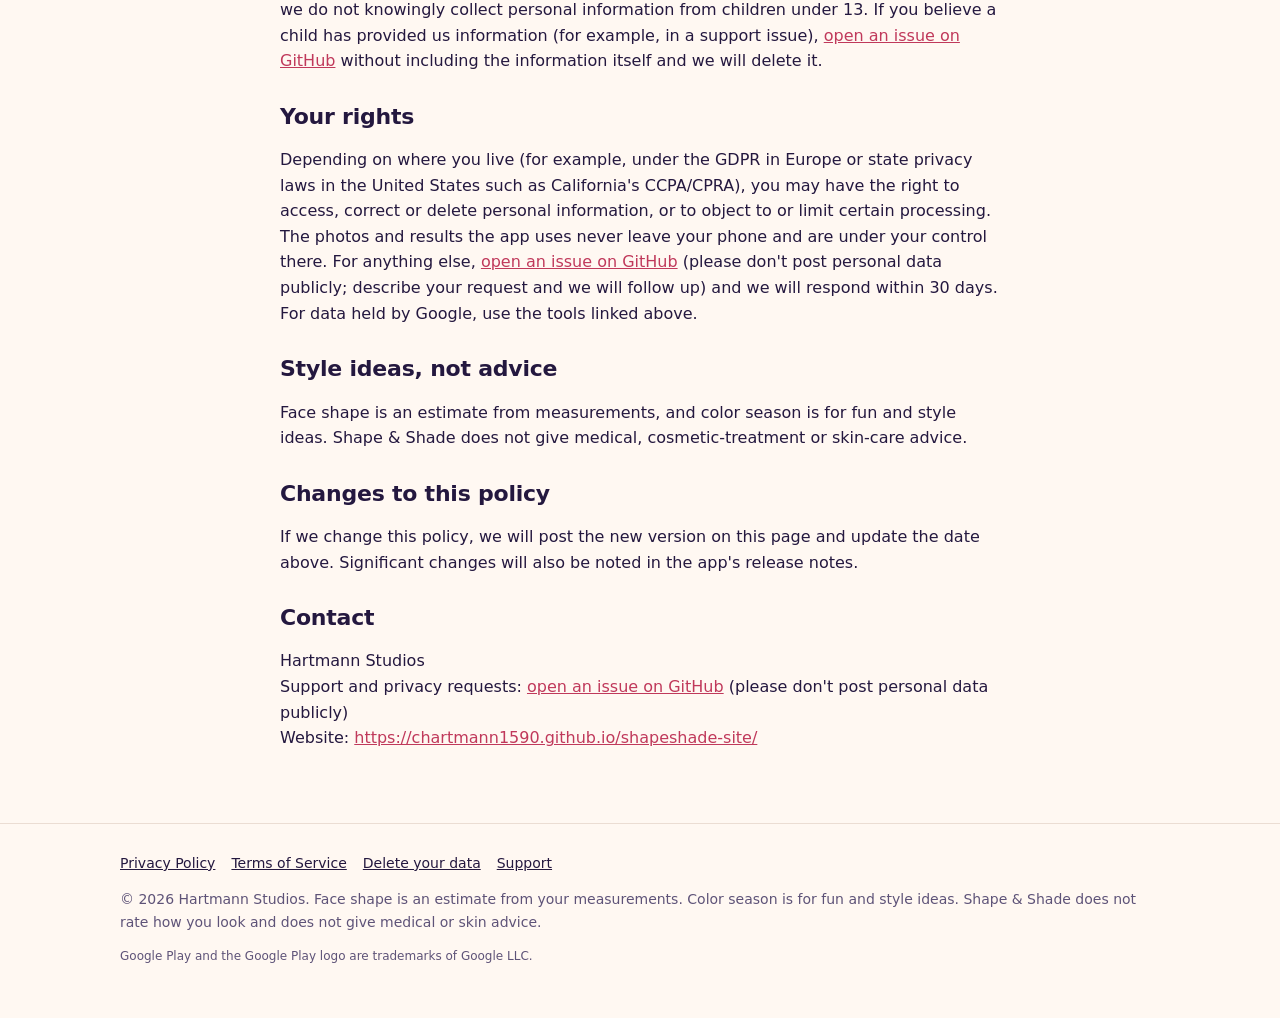
<file: privacy/index.html>
<!doctype html>
<html lang="en">
<head>
<meta charset="utf-8">
<meta name="viewport" content="width=device-width, initial-scale=1, viewport-fit=cover">
<title>Privacy Policy | Shape &amp; Shade</title>
<meta name="description" content="How Shape &amp; Shade handles your camera, photos and data: processed on your phone, never uploaded.">
<link rel="canonical" href="https://chartmann1590.github.io/shapeshade-site/privacy/">
<meta name="theme-color" content="#FFF8F2">
<meta property="og:type" content="website">
<meta property="og:site_name" content="Shape &amp; Shade">
<meta property="og:title" content="Privacy Policy | Shape &amp; Shade">
<meta property="og:description" content="How Shape &amp; Shade handles your camera, photos and data: processed on your phone, never uploaded.">
<meta property="og:url" content="https://chartmann1590.github.io/shapeshade-site/privacy/">
<meta property="og:image" content="https://chartmann1590.github.io/shapeshade-site/img/og.png">
<meta property="og:image:width" content="1200">
<meta property="og:image:height" content="630">
<meta property="og:image:alt" content="Shape &amp; Shade: face shape and color season, on your phone">
<meta name="twitter:card" content="summary_large_image">
<meta name="twitter:title" content="Privacy Policy | Shape &amp; Shade">
<meta name="twitter:description" content="How Shape &amp; Shade handles your camera, photos and data: processed on your phone, never uploaded.">
<meta name="twitter:image" content="https://chartmann1590.github.io/shapeshade-site/img/og.png">
<link rel="icon" type="image/png" sizes="32x32" href="https://chartmann1590.github.io/shapeshade-site/img/icon-32.png">
<link rel="apple-touch-icon" href="https://chartmann1590.github.io/shapeshade-site/img/icon-180.png">
<link rel="stylesheet" href="https://chartmann1590.github.io/shapeshade-site/style.css">

</head>
<body>
<header class="top"><div class="wrap nav">
<a class="brand" href="https://chartmann1590.github.io/shapeshade-site/"><img src="https://chartmann1590.github.io/shapeshade-site/img/icon-192.png" alt="" width="32" height="32"><span>Shape &amp; Shade</span></a>
<nav><a class="hide-sm" href="https://chartmann1590.github.io/shapeshade-site/#how">How it works</a><a class="hide-sm" href="https://chartmann1590.github.io/shapeshade-site/#pro">Free &amp; Pro</a><a href="https://chartmann1590.github.io/shapeshade-site/#faq">FAQ</a></nav>
</div></header>
<main>

<article class="doc wrap narrow">
<h1>Privacy Policy</h1>
<p class="meta">Effective date: October 14, 2026 &middot; Last updated: October 14, 2026 &middot; App: Shape &amp; Shade: Face Shape (package com.charles.shapeshade) &middot; Developer: Hartmann Studios</p>

<p>This policy explains what information the Shape &amp; Shade: Face Shape app ("Shape &amp; Shade", "the app") uses, why, and the choices you have. Shape &amp; Shade is published on Google Play by Hartmann Studios ("we", "us"). If you have questions, <a href="https://github.com/chartmann1590/shapeshade-site/issues/new">open an issue on GitHub</a>.</p>

<div class="callout"><strong>The short version:</strong> Shape &amp; Shade uses your camera, or a photo you pick, to measure your face. That processing happens on your phone. Your photos and face measurements are never uploaded, and we never receive them. Saved scans stay in the app on your phone until you delete them. There is no account. The free version shows ads from Google AdMob, which collects device information such as your advertising ID. Purchases go through Google Play.</div>

<h2 id="camera">Camera, photos and on-device processing</h2>
<ul>
<li><strong>When the camera is used:</strong> only while a scan, live drape or glasses try-on screen is open. The app asks for the camera permission the first time you tap Scan, and you can turn it off at any time in Android Settings.</li>
<li><strong>Picking a photo:</strong> if you choose "Pick a photo", Android's system photo picker opens. The app receives only the one photo you select. It does not ask for access to your photo library or storage.</li>
<li><strong>On-device processing:</strong> the image is analyzed on your phone by Google's MediaPipe models, which ship inside the app: the Face Landmarker (points on your face) and, for the Pro color scan, the Selfie Multiclass segmenter (which separates hair, skin and clothing so colors can be sampled). Face shape and color season are then worked out on the phone from those points and colors. No image, face points or measurements are sent to us, to Google, or to anyone else for this. The scan works offline.</li>
<li><strong>Live screens:</strong> camera frames used for the live guide, live drape and glasses try-on are processed in memory and are not saved.</li>
<li><strong>No identification:</strong> the app does not use your face to identify or recognize you, does not create a face template for recognition, and does not guess your age, ethnicity, gender or attractiveness.</li>
</ul>

<h2 id="stored">What is stored on your phone</h2>
<ul>
<li>When you save a scan, the app stores a reduced-size crop of your face photo, its measurements and results (face shape and, with Pro, color season and palette) in the app's private storage. Other apps cannot read it.</li>
<li>Saved scans are excluded from Android cloud backups and device-to-device transfers.</li>
<li>Your settings (for example, onboarding seen and ad-consent status) are stored on the phone.</li>
<li><strong>Sharing is up to you:</strong> a result card or image leaves your phone only if you share or save it yourself. It then goes wherever you send it and is handled by that app or person.</li>
</ul>

<h2 id="ads">Advertising (Google AdMob)</h2>
<p>The free version shows ads from Google AdMob on result, guide and history screens. Ads are never shown on the camera screen. To show and measure ads, the Google Mobile Ads SDK collects and shares with Google:</p>
<ul>
<li>your device's <strong>advertising ID</strong> and other device identifiers;</li>
<li>IP address (which can indicate approximate location), device model, operating system and app information;</li>
<li>ad interactions (for example, ad views and taps) and diagnostic data about ad performance.</li>
</ul>
<p>Google uses this information as described in <a href="https://policies.google.com/technologies/partner-sites">How Google uses information from sites or apps that use its services</a> and the <a href="https://policies.google.com/privacy">Google Privacy Policy</a>. AdMob never receives your photos, face measurements or results.</p>
<p><strong>Your choices:</strong> you can reset or delete your advertising ID, or opt out of personalized ads, in Android Settings &rarr; Privacy &rarr; Ads (on some devices: Settings &rarr; Google &rarr; Ads). You can also manage ad personalization at <a href="https://myadcenter.google.com/">My Ad Center</a>. If you are in the European Economic Area, the United Kingdom or Switzerland, the app asks for your consent through Google's consent message before personalized ads are shown, and you can change your choice later in the app's Settings &rarr; Privacy choices. Pro removes ads.</p>

<h2 id="billing">Purchases (Google Play Billing)</h2>
<p>Pro is sold through Google Play Billing. Google processes your payment; we never receive your card number or billing details. Google provides the app with the purchase status (such as which plan is active and a purchase token) so the app can unlock Pro on your device. Google's handling of payment information is covered by the <a href="https://policies.google.com/privacy">Google Privacy Policy</a> and the <a href="https://payments.google.com/payments/apis-secure/u/0/get_legal_document?ldo=0&amp;ldt=privacynotice">Google Payments Privacy Notice</a>.</p>

<h2 id="not-collected">What we do not collect</h2>
<ul>
<li>We do not receive or store your photos, face points, measurements, face shape or color results.</li>
<li>We do not require or create an account, and we do not collect your name, email address, contacts, photo library or precise location through the app.</li>
<li>The app contains no analytics SDK and we run no servers that receive data from it.</li>
<li>We do not sell your personal information.</li>
</ul>
<p>Support requests are handled through <a href="https://github.com/chartmann1590/shapeshade-site/issues">GitHub Issues</a>. Issues are public and are hosted by GitHub under <a href="https://docs.github.com/site-policy/privacy-policies/github-general-privacy-statement">GitHub's privacy statement</a>, so please don't include photos, personal information or purchase details in an issue. We use what you post only to answer it, and you can ask us to delete an issue you opened.</p>

<h2 id="security">Security</h2>
<p>Saved scans stay in the app's private storage, which other apps cannot read. Communication between the app and Google's ad and billing services is encrypted in transit (HTTPS/TLS). No method of storage or transmission is completely secure, so please keep your phone protected with a screen lock.</p>

<h2 id="retention">Data retention and deletion</h2>
<ul>
<li>On the free version, the app keeps 1 saved scan; saving a new one replaces it. With Pro, saved scans are kept until you delete them.</li>
<li>You can delete any saved scan, or all of them (Settings &rarr; Delete all scans), at any time. Deleting removes them from your phone immediately.</li>
<li>Uninstalling the app, or clearing its storage in Android Settings &rarr; Apps &rarr; Shape &amp; Shade &rarr; Storage &rarr; Clear storage, deletes all saved scans and settings.</li>
<li>Because we never receive your photos or results, there is nothing on our side to delete. Data collected by Google AdMob is retained by Google under its own policies.</li>
</ul>
<p>More detail is on our <a href="https://chartmann1590.github.io/shapeshade-site/delete/">data deletion page</a>.</p>

<h2 id="children">Children</h2>
<p>Shape &amp; Shade is intended for users aged 16 and older. It is not directed at children, and we do not knowingly collect personal information from children under 13. If you believe a child has provided us information (for example, in a support issue), <a href="https://github.com/chartmann1590/shapeshade-site/issues/new">open an issue on GitHub</a> without including the information itself and we will delete it.</p>

<h2 id="rights">Your rights</h2>
<p>Depending on where you live (for example, under the GDPR in Europe or state privacy laws in the United States such as California's CCPA/CPRA), you may have the right to access, correct or delete personal information, or to object to or limit certain processing. The photos and results the app uses never leave your phone and are under your control there. For anything else, <a href="https://github.com/chartmann1590/shapeshade-site/issues/new">open an issue on GitHub</a> (please don't post personal data publicly; describe your request and we will follow up) and we will respond within 30 days. For data held by Google, use the tools linked above.</p>

<h2 id="style">Style ideas, not advice</h2>
<p>Face shape is an estimate from measurements, and color season is for fun and style ideas. Shape &amp; Shade does not give medical, cosmetic-treatment or skin-care advice.</p>

<h2 id="changes">Changes to this policy</h2>
<p>If we change this policy, we will post the new version on this page and update the date above. Significant changes will also be noted in the app's release notes.</p>

<h2 id="contact">Contact</h2>
<p>Hartmann Studios<br>Support and privacy requests: <a href="https://github.com/chartmann1590/shapeshade-site/issues/new">open an issue on GitHub</a> (please don't post personal data publicly)<br>Website: <a href="https://chartmann1590.github.io/shapeshade-site/">https://chartmann1590.github.io/shapeshade-site/</a></p>
</article>

</main>
<footer class="foot"><div class="wrap">
<div class="foot-links"><a href="https://chartmann1590.github.io/shapeshade-site/privacy/">Privacy Policy</a><a href="https://chartmann1590.github.io/shapeshade-site/terms/">Terms of Service</a><a href="https://chartmann1590.github.io/shapeshade-site/delete/">Delete your data</a><a href="https://github.com/chartmann1590/shapeshade-site/issues/new">Support</a></div>
<p>&copy; 2026 Hartmann Studios. Face shape is an estimate from your measurements. Color season is for fun and style ideas. Shape &amp; Shade does not rate how you look and does not give medical or skin advice.</p>
<p class="tm">Google Play and the Google Play logo are trademarks of Google LLC.</p>
</div></footer>
</body>
</html>
</file>
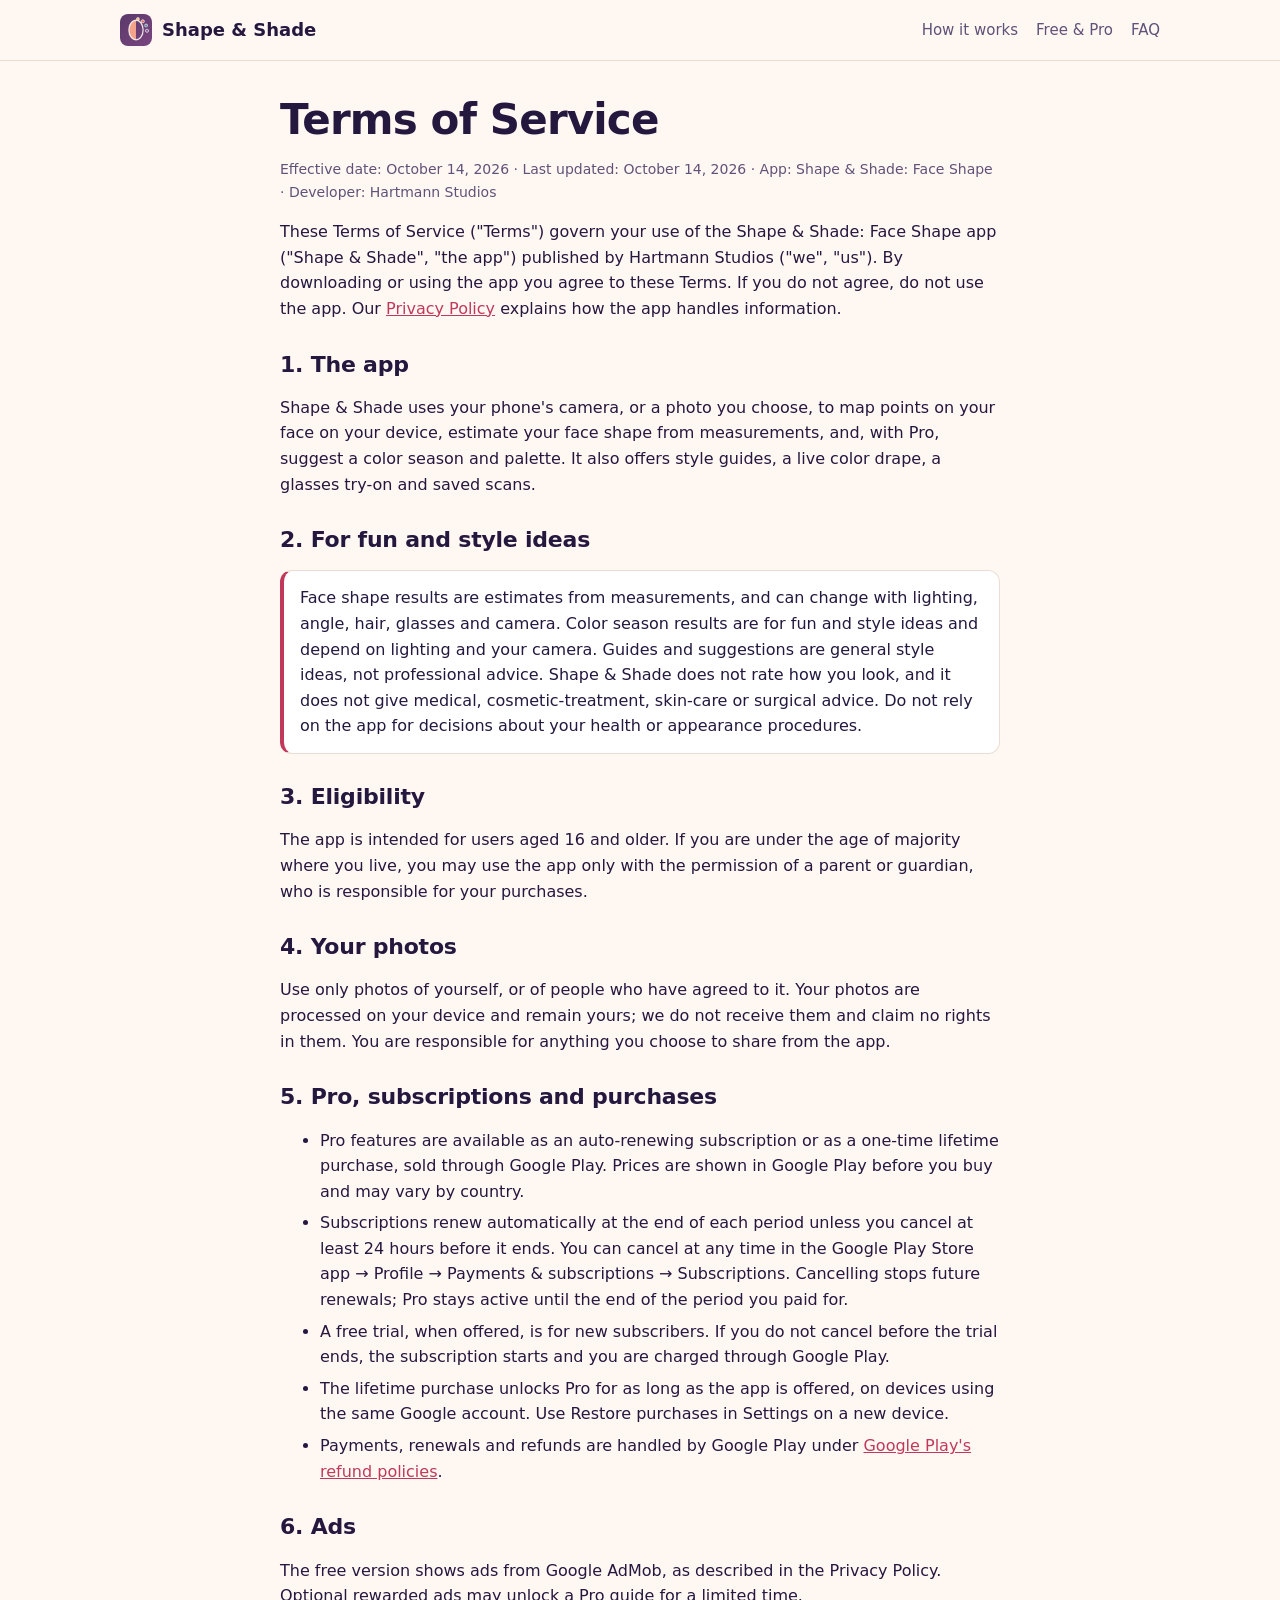
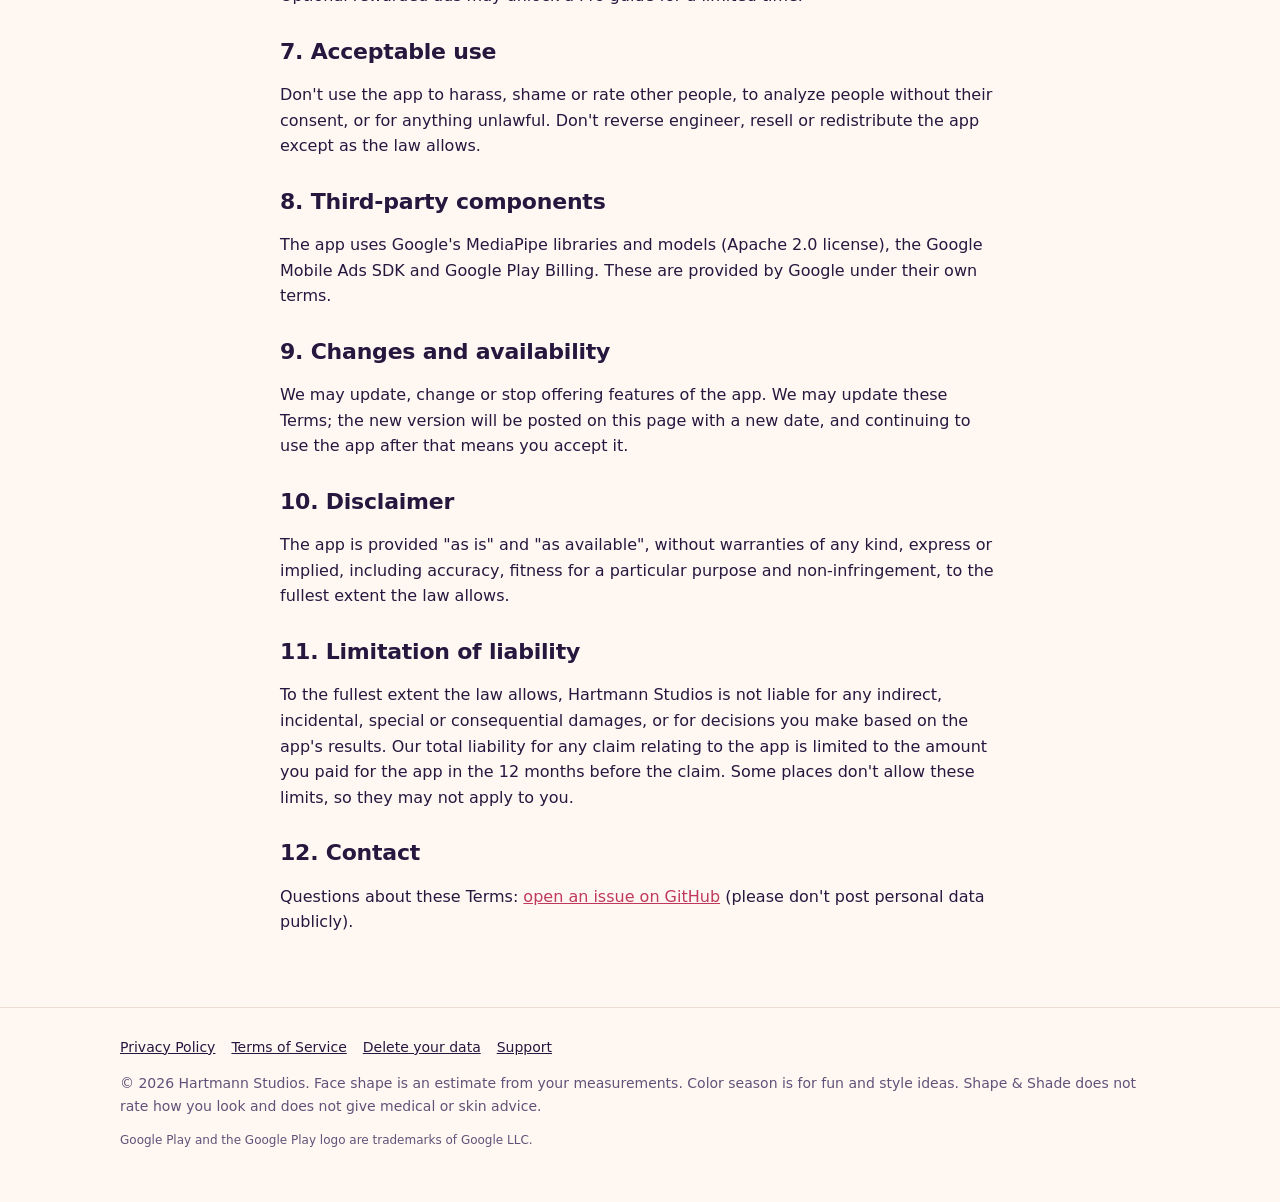
<file: terms/index.html>
<!doctype html>
<html lang="en">
<head>
<meta charset="utf-8">
<meta name="viewport" content="width=device-width, initial-scale=1, viewport-fit=cover">
<title>Terms of Service | Shape &amp; Shade</title>
<meta name="description" content="Terms of Service for the Shape &amp; Shade Android app.">
<link rel="canonical" href="https://chartmann1590.github.io/shapeshade-site/terms/">
<meta name="theme-color" content="#FFF8F2">
<meta property="og:type" content="website">
<meta property="og:site_name" content="Shape &amp; Shade">
<meta property="og:title" content="Terms of Service | Shape &amp; Shade">
<meta property="og:description" content="Terms of Service for the Shape &amp; Shade Android app.">
<meta property="og:url" content="https://chartmann1590.github.io/shapeshade-site/terms/">
<meta property="og:image" content="https://chartmann1590.github.io/shapeshade-site/img/og.png">
<meta property="og:image:width" content="1200">
<meta property="og:image:height" content="630">
<meta property="og:image:alt" content="Shape &amp; Shade: face shape and color season, on your phone">
<meta name="twitter:card" content="summary_large_image">
<meta name="twitter:title" content="Terms of Service | Shape &amp; Shade">
<meta name="twitter:description" content="Terms of Service for the Shape &amp; Shade Android app.">
<meta name="twitter:image" content="https://chartmann1590.github.io/shapeshade-site/img/og.png">
<link rel="icon" type="image/png" sizes="32x32" href="https://chartmann1590.github.io/shapeshade-site/img/icon-32.png">
<link rel="apple-touch-icon" href="https://chartmann1590.github.io/shapeshade-site/img/icon-180.png">
<link rel="stylesheet" href="https://chartmann1590.github.io/shapeshade-site/style.css">

</head>
<body>
<header class="top"><div class="wrap nav">
<a class="brand" href="https://chartmann1590.github.io/shapeshade-site/"><img src="https://chartmann1590.github.io/shapeshade-site/img/icon-192.png" alt="" width="32" height="32"><span>Shape &amp; Shade</span></a>
<nav><a class="hide-sm" href="https://chartmann1590.github.io/shapeshade-site/#how">How it works</a><a class="hide-sm" href="https://chartmann1590.github.io/shapeshade-site/#pro">Free &amp; Pro</a><a href="https://chartmann1590.github.io/shapeshade-site/#faq">FAQ</a></nav>
</div></header>
<main>

<article class="doc wrap narrow">
<h1>Terms of Service</h1>
<p class="meta">Effective date: October 14, 2026 &middot; Last updated: October 14, 2026 &middot; App: Shape &amp; Shade: Face Shape &middot; Developer: Hartmann Studios</p>

<p>These Terms of Service ("Terms") govern your use of the Shape &amp; Shade: Face Shape app ("Shape &amp; Shade", "the app") published by Hartmann Studios ("we", "us"). By downloading or using the app you agree to these Terms. If you do not agree, do not use the app. Our <a href="https://chartmann1590.github.io/shapeshade-site/privacy/">Privacy Policy</a> explains how the app handles information.</p>

<h2>1. The app</h2>
<p>Shape &amp; Shade uses your phone's camera, or a photo you choose, to map points on your face on your device, estimate your face shape from measurements, and, with Pro, suggest a color season and palette. It also offers style guides, a live color drape, a glasses try-on and saved scans.</p>

<h2>2. For fun and style ideas</h2>
<div class="callout">Face shape results are estimates from measurements, and can change with lighting, angle, hair, glasses and camera. Color season results are for fun and style ideas and depend on lighting and your camera. Guides and suggestions are general style ideas, not professional advice. Shape &amp; Shade does not rate how you look, and it does not give medical, cosmetic-treatment, skin-care or surgical advice. Do not rely on the app for decisions about your health or appearance procedures.</div>

<h2>3. Eligibility</h2>
<p>The app is intended for users aged 16 and older. If you are under the age of majority where you live, you may use the app only with the permission of a parent or guardian, who is responsible for your purchases.</p>

<h2>4. Your photos</h2>
<p>Use only photos of yourself, or of people who have agreed to it. Your photos are processed on your device and remain yours; we do not receive them and claim no rights in them. You are responsible for anything you choose to share from the app.</p>

<h2>5. Pro, subscriptions and purchases</h2>
<ul>
<li>Pro features are available as an auto-renewing subscription or as a one-time lifetime purchase, sold through Google Play. Prices are shown in Google Play before you buy and may vary by country.</li>
<li>Subscriptions renew automatically at the end of each period unless you cancel at least 24 hours before it ends. You can cancel at any time in the Google Play Store app &rarr; Profile &rarr; Payments &amp; subscriptions &rarr; Subscriptions. Cancelling stops future renewals; Pro stays active until the end of the period you paid for.</li>
<li>A free trial, when offered, is for new subscribers. If you do not cancel before the trial ends, the subscription starts and you are charged through Google Play.</li>
<li>The lifetime purchase unlocks Pro for as long as the app is offered, on devices using the same Google account. Use Restore purchases in Settings on a new device.</li>
<li>Payments, renewals and refunds are handled by Google Play under <a href="https://support.google.com/googleplay/answer/2479637">Google Play's refund policies</a>.</li>
</ul>

<h2>6. Ads</h2>
<p>The free version shows ads from Google AdMob, as described in the Privacy Policy. Optional rewarded ads may unlock a Pro guide for a limited time.</p>

<h2>7. Acceptable use</h2>
<p>Don't use the app to harass, shame or rate other people, to analyze people without their consent, or for anything unlawful. Don't reverse engineer, resell or redistribute the app except as the law allows.</p>

<h2>8. Third-party components</h2>
<p>The app uses Google's MediaPipe libraries and models (Apache 2.0 license), the Google Mobile Ads SDK and Google Play Billing. These are provided by Google under their own terms.</p>

<h2>9. Changes and availability</h2>
<p>We may update, change or stop offering features of the app. We may update these Terms; the new version will be posted on this page with a new date, and continuing to use the app after that means you accept it.</p>

<h2>10. Disclaimer</h2>
<p>The app is provided "as is" and "as available", without warranties of any kind, express or implied, including accuracy, fitness for a particular purpose and non-infringement, to the fullest extent the law allows.</p>

<h2>11. Limitation of liability</h2>
<p>To the fullest extent the law allows, Hartmann Studios is not liable for any indirect, incidental, special or consequential damages, or for decisions you make based on the app's results. Our total liability for any claim relating to the app is limited to the amount you paid for the app in the 12 months before the claim. Some places don't allow these limits, so they may not apply to you.</p>

<h2>12. Contact</h2>
<p>Questions about these Terms: <a href="https://github.com/chartmann1590/shapeshade-site/issues/new">open an issue on GitHub</a> (please don't post personal data publicly).</p>
</article>

</main>
<footer class="foot"><div class="wrap">
<div class="foot-links"><a href="https://chartmann1590.github.io/shapeshade-site/privacy/">Privacy Policy</a><a href="https://chartmann1590.github.io/shapeshade-site/terms/">Terms of Service</a><a href="https://chartmann1590.github.io/shapeshade-site/delete/">Delete your data</a><a href="https://github.com/chartmann1590/shapeshade-site/issues/new">Support</a></div>
<p>&copy; 2026 Hartmann Studios. Face shape is an estimate from your measurements. Color season is for fun and style ideas. Shape &amp; Shade does not rate how you look and does not give medical or skin advice.</p>
<p class="tm">Google Play and the Google Play logo are trademarks of Google LLC.</p>
</div></footer>
</body>
</html>
</file>
